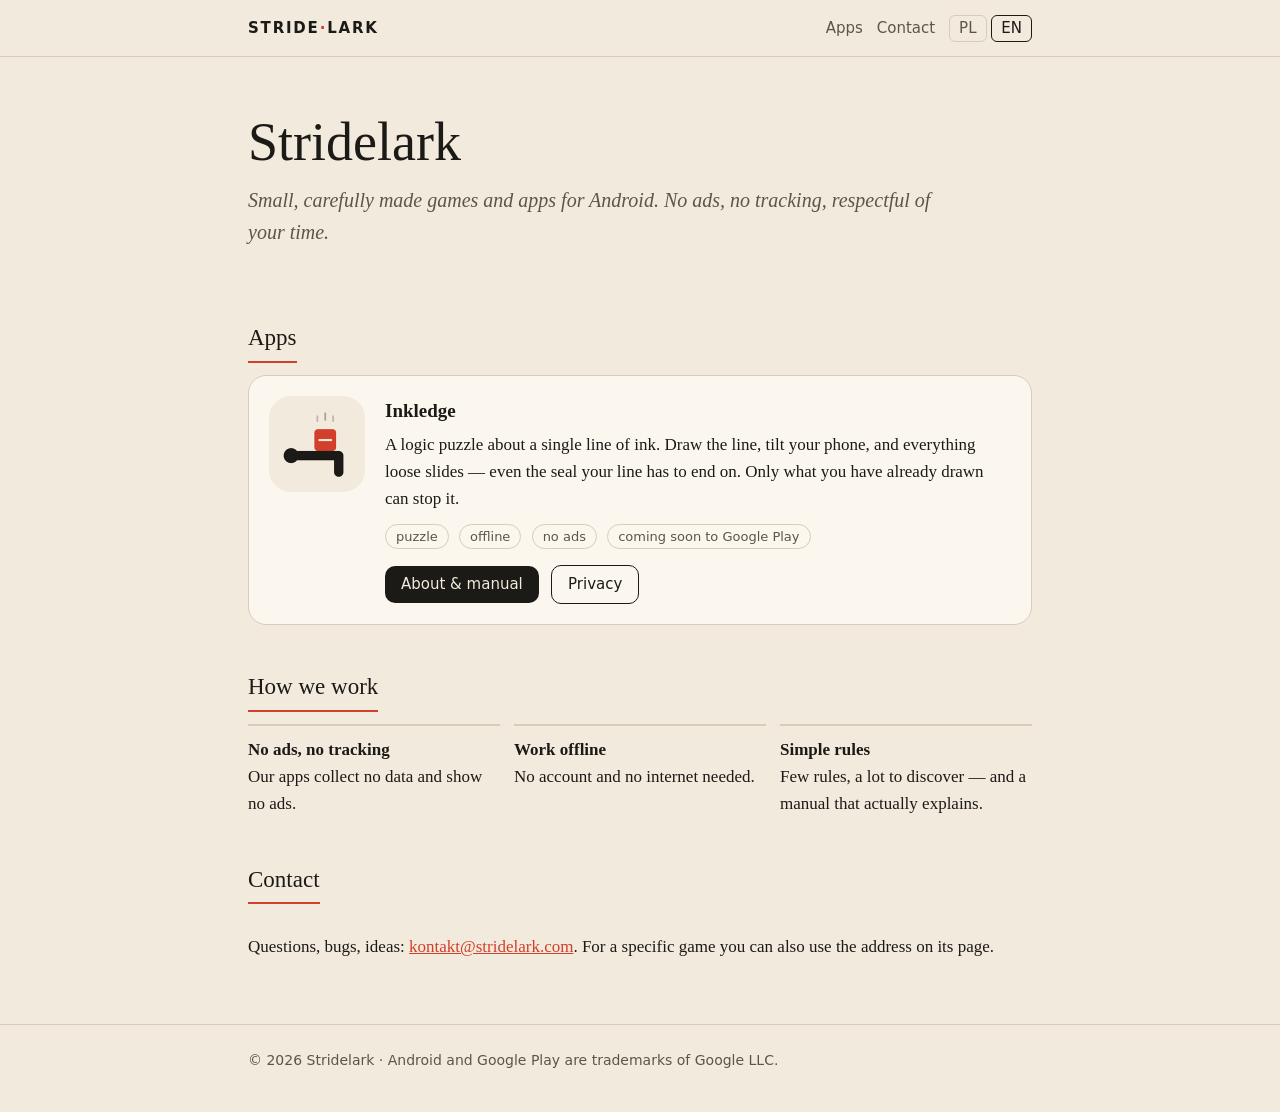
<file: index.html>
<!doctype html>
<html lang="pl" data-title-pl="Stridelark — gry i aplikacje na Androida"
      data-title-en="Stridelark — games and apps for Android">
<head>
<meta charset="utf-8">
<meta name="viewport" content="width=device-width, initial-scale=1">
<title>Stridelark</title>
<meta name="description" content="Stridelark: small games and apps for Android. No ads, no tracking.">
<link rel="icon" href="img/inkledge-ikona.png">
<link rel="stylesheet" href="style.css">
<script src="lang.js"></script>
</head>
<body>
<header class="top"><div class="wrap">
  <a class="brand" href="./">STRIDE<span>·</span>LARK</a>
  <nav>
    <a href="#aplikacje"><span lang="pl">Aplikacje</span><span lang="en">Apps</span></a>
    <a href="#kontakt"><span lang="pl">Kontakt</span><span lang="en">Contact</span></a>
    <span class="lang"><button data-set="pl">PL</button> <button data-set="en">EN</button></span>
  </nav>
</div></header>

<main class="wrap">
  <section class="hero">
    <h1>Stridelark</h1>
    <p class="lead" lang="pl">Małe, przemyślane gry i aplikacje na Androida. Bez reklam, bez śledzenia,
      z szacunkiem dla Twojego czasu.</p>
    <p class="lead" lang="en">Small, carefully made games and apps for Android. No ads, no tracking,
      respectful of your time.</p>
  </section>

  <h2 id="aplikacje"><span lang="pl">Aplikacje</span><span lang="en">Apps</span></h2>

  <article class="app">
    <img src="img/inkledge-ikona.png" alt="Inkledge">
    <div>
      <h3>Inkledge</h3>
      <p lang="pl">Gra logiczna o jednej kresce tuszu. Rysujesz kreskę, przechylasz telefon, a wszystko,
        co leży luźno, zsuwa się — także pieczęć, na której kreska ma się skończyć. Zatrzyma ją tylko to,
        co już narysowałeś.</p>
      <p lang="en">A logic puzzle about a single line of ink. Draw the line, tilt your phone, and
        everything loose slides — even the seal your line has to end on. Only what you have already
        drawn can stop it.</p>
      <p>
        <span class="tag" lang="pl">łamigłówka</span><span class="tag" lang="en">puzzle</span>
        <span class="tag" lang="pl">offline</span><span class="tag" lang="en">offline</span>
        <span class="tag" lang="pl">bez reklam</span><span class="tag" lang="en">no ads</span>
        <span class="tag" lang="pl">wkrótce w Google Play</span><span class="tag" lang="en">coming soon to Google Play</span>
      </p>
      <a class="btn" href="inkledge/"><span lang="pl">O grze i instrukcja</span><span lang="en">About &amp; manual</span></a>
      <a class="btn ghost" href="inkledge/privacy.html"><span lang="pl">Prywatność</span><span lang="en">Privacy</span></a>
    </div>
  </article>

  <h2><span lang="pl">Jak pracujemy</span><span lang="en">How we work</span></h2>
  <div class="values">
    <div lang="pl"><b>Bez reklam i śledzenia</b>Nasze aplikacje nie zbierają danych i nie pokazują reklam.</div>
    <div lang="en"><b>No ads, no tracking</b>Our apps collect no data and show no ads.</div>
    <div lang="pl"><b>Działają offline</b>Nie potrzebujesz konta ani internetu.</div>
    <div lang="en"><b>Work offline</b>No account and no internet needed.</div>
    <div lang="pl"><b>Proste zasady</b>Mało reguł, dużo do odkrycia — i instrukcja, która naprawdę tłumaczy.</div>
    <div lang="en"><b>Simple rules</b>Few rules, a lot to discover — and a manual that actually explains.</div>
  </div>

  <h2 id="kontakt"><span lang="pl">Kontakt</span><span lang="en">Contact</span></h2>
  <p lang="pl">Pytania, błędy, pomysły: <a href="mailto:kontakt@stridelark.com">kontakt@stridelark.com</a>.
    W sprawie konkretnej gry możesz też pisać na jej adres podany na jej stronie.</p>
  <p lang="en">Questions, bugs, ideas: <a href="mailto:kontakt@stridelark.com">kontakt@stridelark.com</a>.
    For a specific game you can also use the address on its page.</p>
</main>

<footer><div class="wrap">
  © 2026 Stridelark ·
  <span lang="pl">Android i Google Play są znakami towarowymi Google LLC.</span>
  <span lang="en">Android and Google Play are trademarks of Google LLC.</span>
</div></footer>
</body>
</html>
</file>
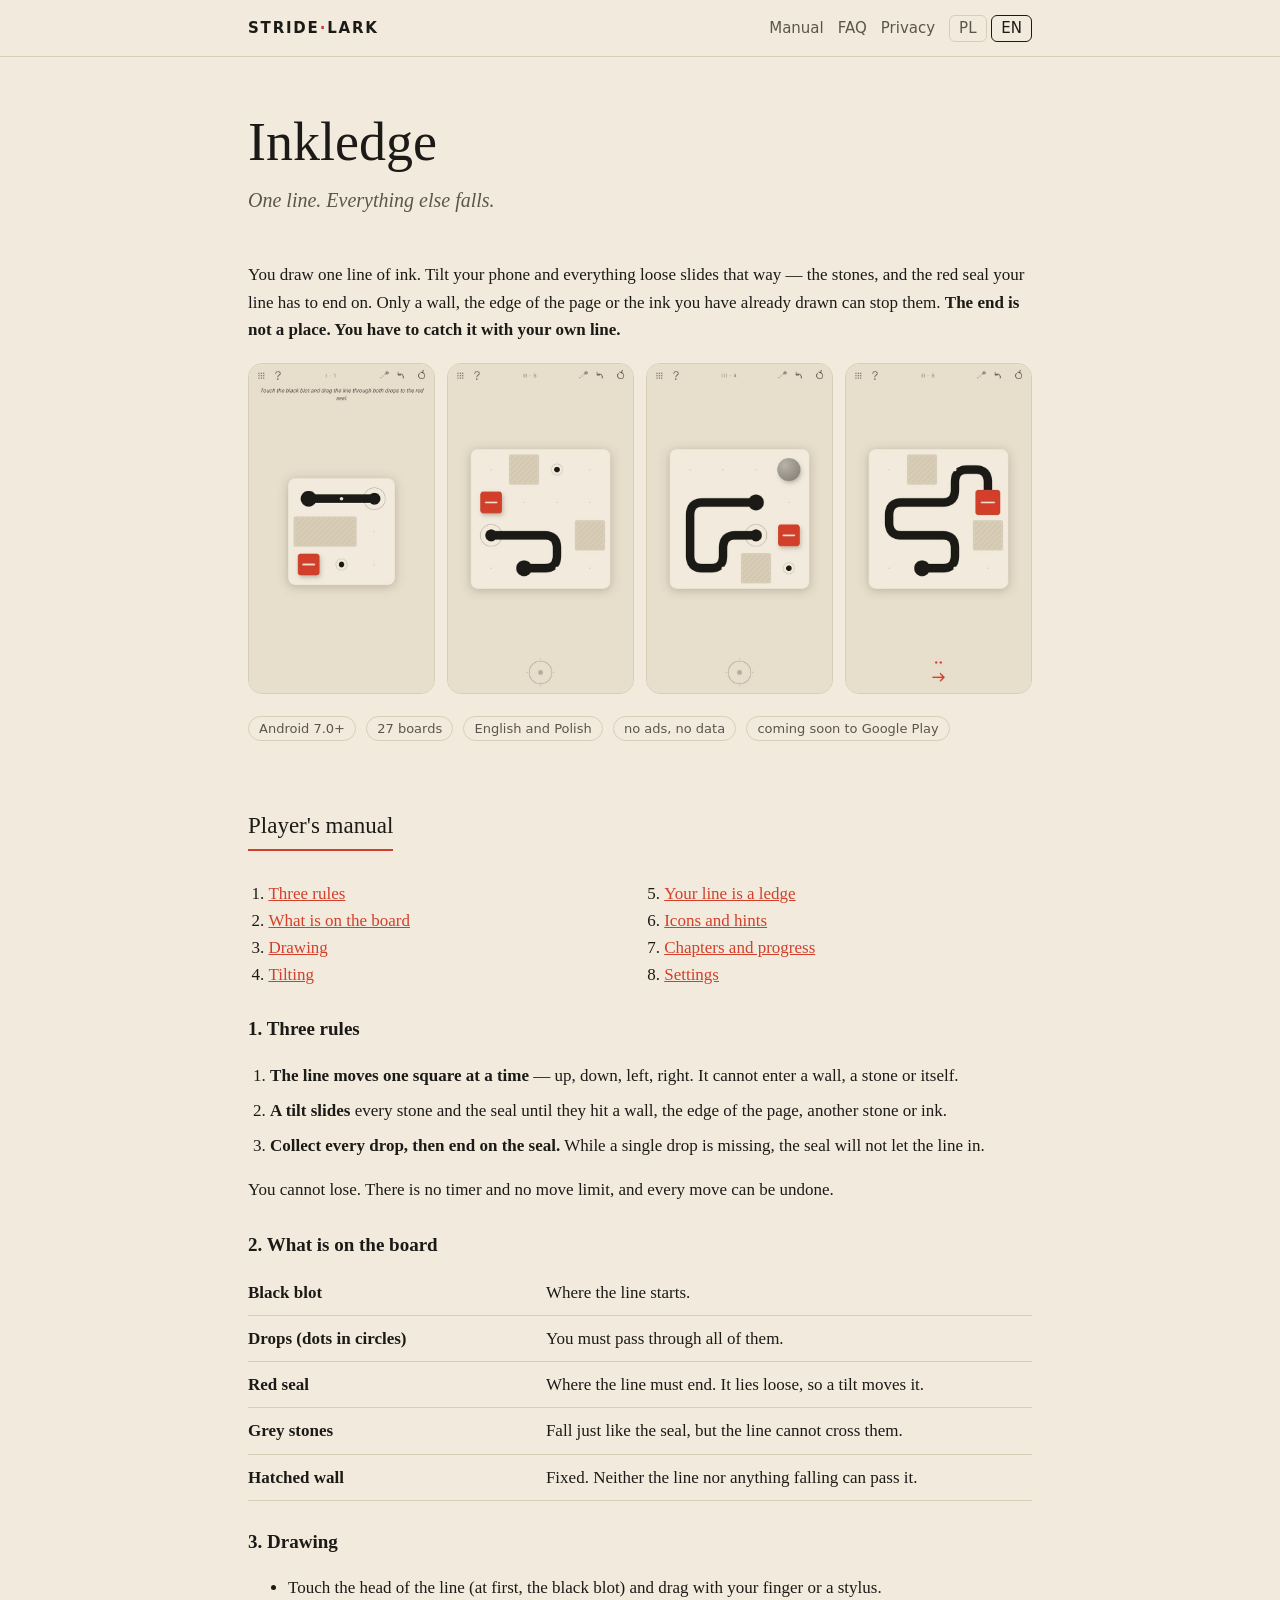
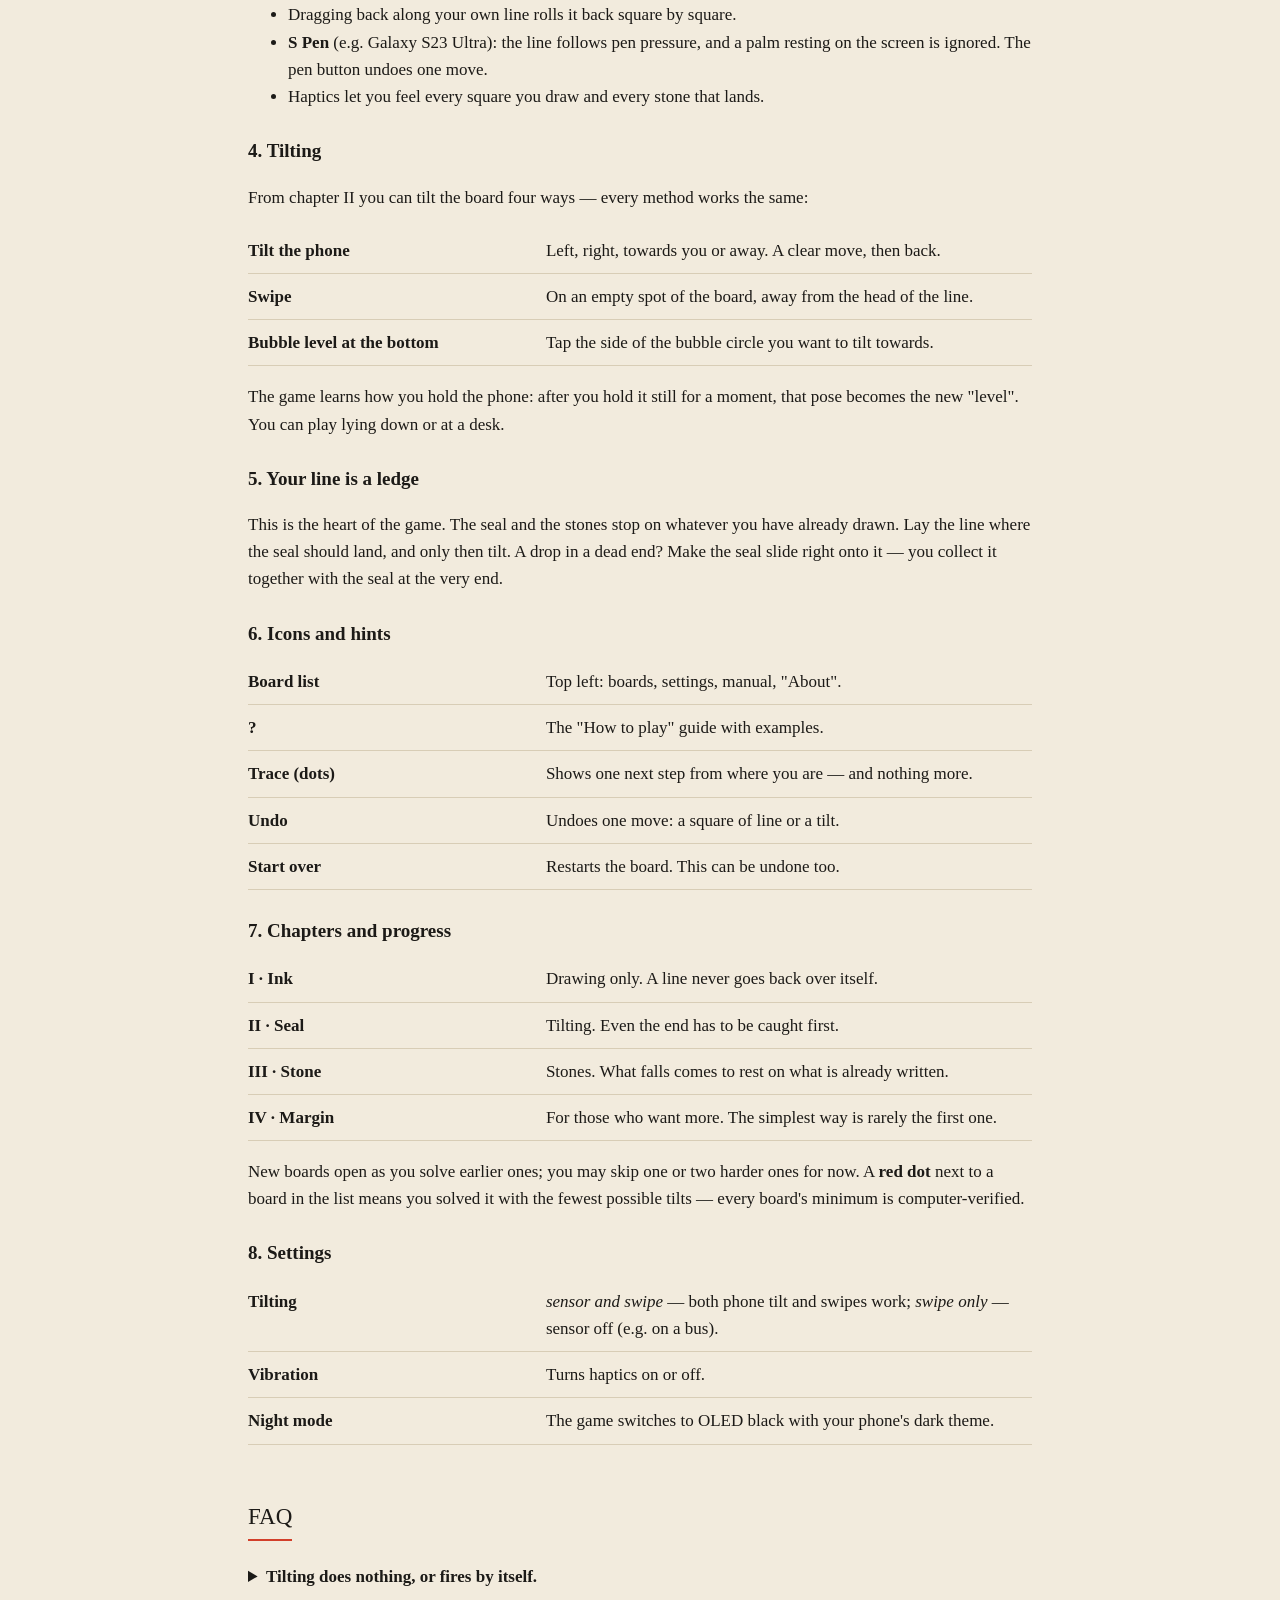
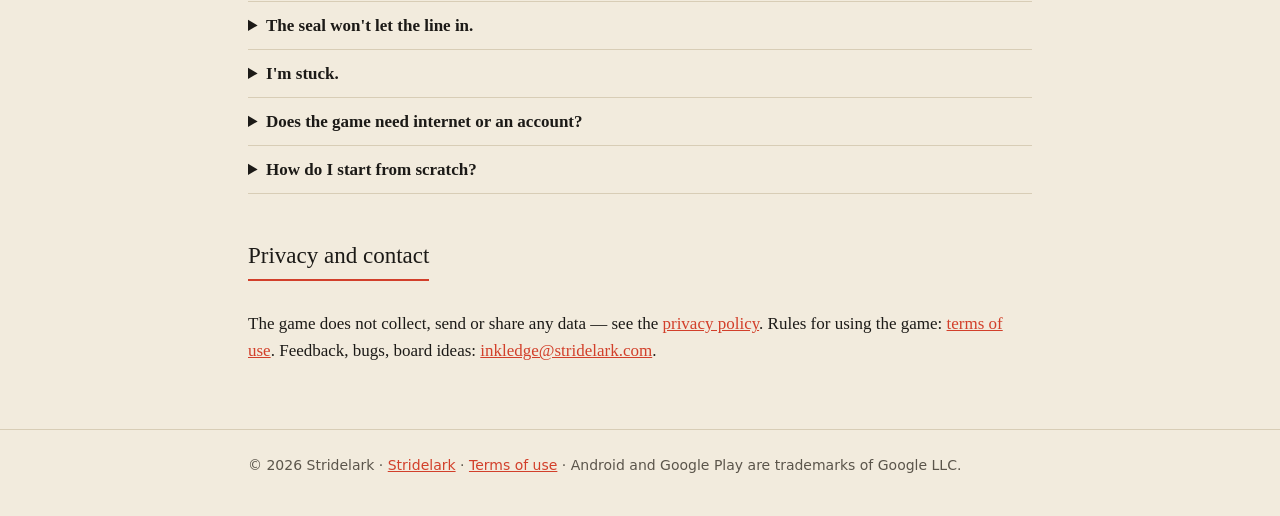
<file: inkledge/index.html>
<!doctype html>
<html lang="pl" data-title-pl="Inkledge — jedna kreska. Instrukcja gry"
      data-title-en="Inkledge — one line puzzle. Player's manual">
<head>
<meta charset="utf-8">
<meta name="viewport" content="width=device-width, initial-scale=1">
<title>Inkledge</title>
<meta name="description" content="Inkledge: a one-line logic puzzle for Android. Rules, controls and player's manual.">
<link rel="icon" href="../img/inkledge-ikona.png">
<link rel="stylesheet" href="../style.css">
<script src="../lang.js"></script>
</head>
<body>
<header class="top"><div class="wrap">
  <a class="brand" href="../">STRIDE<span>·</span>LARK</a>
  <nav>
    <a href="#instrukcja"><span lang="pl">Instrukcja</span><span lang="en">Manual</span></a>
    <a href="#pytania"><span lang="pl">Pytania</span><span lang="en">FAQ</span></a>
    <a href="privacy.html"><span lang="pl">Prywatność</span><span lang="en">Privacy</span></a>
    <span class="lang"><button data-set="pl">PL</button> <button data-set="en">EN</button></span>
  </nav>
</div></header>

<main class="wrap">
  <section class="hero">
    <h1>Inkledge</h1>
    <p class="lead" lang="pl">Jedna kreska. Wszystko inne spada.</p>
    <p class="lead" lang="en">One line. Everything else falls.</p>
  </section>

  <p lang="pl">Rysujesz jedną kreskę tuszu. Kiedy przechylisz telefon, wszystko, co leży luźno, zsuwa się
    w tę stronę — kamienie i czerwona pieczęć, na której kreska ma się skończyć. Zatrzyma je mur, krawędź
    kartki albo to, co już narysowałeś. <b>Koniec nie jest miejscem. Koniec trzeba złapać własną kreską.</b></p>
  <p lang="en">You draw one line of ink. Tilt your phone and everything loose slides that way — the stones,
    and the red seal your line has to end on. Only a wall, the edge of the page or the ink you have
    already drawn can stop them. <b>The end is not a place. You have to catch it with your own line.</b></p>

  <div class="shots" lang="pl">
    <img src="../img/pl-2-pierwsza-plansza.jpg" alt="Pierwsza plansza" loading="lazy">
    <img src="../img/pl-3-kreska-jest-polka.jpg" alt="Kreska jest półką" loading="lazy">
    <img src="../img/pl-4-kamien.jpg" alt="Rozdział Kamień" loading="lazy">
    <img src="../img/pl-6-wygrana.jpg" alt="Plansza rozwiązana" loading="lazy">
  </div>
  <div class="shots" lang="en">
    <img src="../img/en-2-pierwsza-plansza.jpg" alt="First board" loading="lazy">
    <img src="../img/en-3-kreska-jest-polka.jpg" alt="Your line is a ledge" loading="lazy">
    <img src="../img/en-4-kamien.jpg" alt="Chapter Stone" loading="lazy">
    <img src="../img/en-6-wygrana.jpg" alt="Board solved" loading="lazy">
  </div>

  <p>
    <span class="tag" lang="pl">Android 7.0+</span><span class="tag" lang="en">Android 7.0+</span>
    <span class="tag" lang="pl">27 plansz</span><span class="tag" lang="en">27 boards</span>
    <span class="tag" lang="pl">polski i angielski</span><span class="tag" lang="en">English and Polish</span>
    <span class="tag" lang="pl">bez reklam i danych</span><span class="tag" lang="en">no ads, no data</span>
    <span class="tag" lang="pl">wkrótce w Google Play</span><span class="tag" lang="en">coming soon to Google Play</span>
  </p>

  <h2 id="instrukcja"><span lang="pl">Instrukcja gracza</span><span lang="en">Player's manual</span></h2>
  <ol class="toc" lang="pl">
    <li><a href="#zasady">Trzy zasady</a></li>
    <li><a href="#plansza">Co jest na planszy</a></li>
    <li><a href="#rysowanie">Rysowanie</a></li>
    <li><a href="#przechylanie">Przechylanie</a></li>
    <li><a href="#polka">Kreska jest półką</a></li>
    <li><a href="#ikony">Ikony i podpowiedź</a></li>
    <li><a href="#rozdzialy">Rozdziały i postęp</a></li>
    <li><a href="#ustawienia">Ustawienia</a></li>
  </ol>
  <ol class="toc" lang="en">
    <li><a href="#zasady">Three rules</a></li>
    <li><a href="#plansza">What is on the board</a></li>
    <li><a href="#rysowanie">Drawing</a></li>
    <li><a href="#przechylanie">Tilting</a></li>
    <li><a href="#polka">Your line is a ledge</a></li>
    <li><a href="#ikony">Icons and hints</a></li>
    <li><a href="#rozdzialy">Chapters and progress</a></li>
    <li><a href="#ustawienia">Settings</a></li>
  </ol>

  <h3 id="zasady"><span lang="pl">1. Trzy zasady</span><span lang="en">1. Three rules</span></h3>
  <ol class="rules" lang="pl">
    <li><b>Kreska idzie pole po polu</b> — w górę, w dół, w lewo, w prawo. Nie wejdzie na mur, na kamień
      ani na samą siebie.</li>
    <li><b>Przechylenie zsuwa</b> wszystkie kamienie i pieczęć, aż oprą się o mur, krawędź kartki, inny
      kamień albo o tusz.</li>
    <li><b>Zbierz wszystkie krople, potem zakończ na pieczęci.</b> Dopóki brakuje choć jednej kropli,
      pieczęć nie wpuści kreski.</li>
  </ol>
  <ol class="rules" lang="en">
    <li><b>The line moves one square at a time</b> — up, down, left, right. It cannot enter a wall, a stone
      or itself.</li>
    <li><b>A tilt slides</b> every stone and the seal until they hit a wall, the edge of the page, another
      stone or ink.</li>
    <li><b>Collect every drop, then end on the seal.</b> While a single drop is missing, the seal will not
      let the line in.</li>
  </ol>
  <p lang="pl">Nie da się przegrać. Nie ma zegara ani limitu ruchów, a każdy ruch można cofnąć.</p>
  <p lang="en">You cannot lose. There is no timer and no move limit, and every move can be undone.</p>

  <h3 id="plansza"><span lang="pl">2. Co jest na planszy</span><span lang="en">2. What is on the board</span></h3>
  <table lang="pl">
    <tr><th>Czarny kleks</th><td>Początek kreski. Stąd zaczynasz rysować.</td></tr>
    <tr><th>Krople (kropki w kółkach)</th><td>Musisz przejść przez wszystkie.</td></tr>
    <tr><th>Czerwona pieczęć</th><td>Tu kreska musi się skończyć. Leży luźno, więc przechylenie ją przesuwa.</td></tr>
    <tr><th>Szare kamienie</th><td>Spadają tak samo jak pieczęć, ale kreska na nie nie wejdzie.</td></tr>
    <tr><th>Zakreskowany mur</th><td>Nieruchomy. Nie przejdzie przez niego ani kreska, ani nic spadającego.</td></tr>
  </table>
  <table lang="en">
    <tr><th>Black blot</th><td>Where the line starts.</td></tr>
    <tr><th>Drops (dots in circles)</th><td>You must pass through all of them.</td></tr>
    <tr><th>Red seal</th><td>Where the line must end. It lies loose, so a tilt moves it.</td></tr>
    <tr><th>Grey stones</th><td>Fall just like the seal, but the line cannot cross them.</td></tr>
    <tr><th>Hatched wall</th><td>Fixed. Neither the line nor anything falling can pass it.</td></tr>
  </table>

  <h3 id="rysowanie"><span lang="pl">3. Rysowanie</span><span lang="en">3. Drawing</span></h3>
  <ul lang="pl">
    <li>Dotknij głowicy kreski (na początku: czarnego kleksa) i przeciągnij palcem albo rysikiem.</li>
    <li>Pociągnięcie wstecz po własnej kresce zwija ją pole po polu.</li>
    <li><b>Rysik S Pen</b> (np. Galaxy S23 Ultra): grubość kreski zależy od nacisku, a dłoń oparta
      o ekran nie przeszkadza. Przycisk na rysiku cofa jeden ruch.</li>
    <li>Wibracje dają znać o każdym narysowanym polu i każdym lądowaniu kamienia.</li>
  </ul>
  <ul lang="en">
    <li>Touch the head of the line (at first, the black blot) and drag with your finger or a stylus.</li>
    <li>Dragging back along your own line rolls it back square by square.</li>
    <li><b>S Pen</b> (e.g. Galaxy S23 Ultra): the line follows pen pressure, and a palm resting on the
      screen is ignored. The pen button undoes one move.</li>
    <li>Haptics let you feel every square you draw and every stone that lands.</li>
  </ul>

  <h3 id="przechylanie"><span lang="pl">4. Przechylanie</span><span lang="en">4. Tilting</span></h3>
  <p lang="pl">Od rozdziału II możesz przechylać planszę na cztery strony — każdy sposób działa tak samo:</p>
  <p lang="en">From chapter II you can tilt the board four ways — every method works the same:</p>
  <table lang="pl">
    <tr><th>Przechyl telefon</th><td>W lewo, w prawo, do siebie albo od siebie. Wyraźny ruch, potem powrót.</td></tr>
    <tr><th>Przesuń palcem</th><td>Po pustym miejscu planszy, z dala od głowicy kreski.</td></tr>
    <tr><th>Poziomica na dole</th><td>Dotknij kółka z bąbelkiem z tej strony, w którą ma się przechylić.</td></tr>
  </table>
  <table lang="en">
    <tr><th>Tilt the phone</th><td>Left, right, towards you or away. A clear move, then back.</td></tr>
    <tr><th>Swipe</th><td>On an empty spot of the board, away from the head of the line.</td></tr>
    <tr><th>Bubble level at the bottom</th><td>Tap the side of the bubble circle you want to tilt towards.</td></tr>
  </table>
  <p lang="pl">Gra uczy się, jak trzymasz telefon: gdy chwilę trzymasz go nieruchomo, ta pozycja staje się
    nowym „poziomem”. Możesz więc grać na leżąco albo przy stole.</p>
  <p lang="en">The game learns how you hold the phone: after you hold it still for a moment, that pose becomes
    the new "level". You can play lying down or at a desk.</p>

  <h3 id="polka"><span lang="pl">5. Kreska jest półką</span><span lang="en">5. Your line is a ledge</span></h3>
  <p lang="pl">To sedno gry. Pieczęć i kamienie zatrzymują się na tym, co już narysowałeś. Najpierw połóż
    kreskę tam, gdzie pieczęć ma stanąć, dopiero potem przechyl. Kropla w ślepym zaułku? Spraw, żeby
    pieczęć zjechała prosto na nią — zbierzesz ją razem z pieczęcią na samym końcu.</p>
  <p lang="en">This is the heart of the game. The seal and the stones stop on whatever you have already drawn.
    Lay the line where the seal should land, and only then tilt. A drop in a dead end? Make the seal slide
    right onto it — you collect it together with the seal at the very end.</p>

  <h3 id="ikony"><span lang="pl">6. Ikony i podpowiedź</span><span lang="en">6. Icons and hints</span></h3>
  <table lang="pl">
    <tr><th>Spis plansz</th><td>Lewa strona u góry: lista plansz, ustawienia, instrukcja, „O grze”.</td></tr>
    <tr><th>?</th><td>Instrukcja „Jak grać” z przykładami.</td></tr>
    <tr><th>Ślad (kropki)</th><td>Pokazuje jeden następny krok od miejsca, w którym jesteś — i nic więcej.</td></tr>
    <tr><th>Cofnij</th><td>Cofa jeden ruch: pole kreski albo przechylenie.</td></tr>
    <tr><th>Od nowa</th><td>Zaczyna planszę od początku. Też da się to cofnąć.</td></tr>
  </table>
  <table lang="en">
    <tr><th>Board list</th><td>Top left: boards, settings, manual, "About".</td></tr>
    <tr><th>?</th><td>The "How to play" guide with examples.</td></tr>
    <tr><th>Trace (dots)</th><td>Shows one next step from where you are — and nothing more.</td></tr>
    <tr><th>Undo</th><td>Undoes one move: a square of line or a tilt.</td></tr>
    <tr><th>Start over</th><td>Restarts the board. This can be undone too.</td></tr>
  </table>

  <h3 id="rozdzialy"><span lang="pl">7. Rozdziały i postęp</span><span lang="en">7. Chapters and progress</span></h3>
  <table lang="pl">
    <tr><th>I · Tusz</th><td>Samo rysowanie. Kreska nie wraca po sobie.</td></tr>
    <tr><th>II · Pieczęć</th><td>Przechylanie. Nawet koniec trzeba najpierw złapać.</td></tr>
    <tr><th>III · Kamień</th><td>Kamienie. To, co spada, opiera się na tym, co już napisane.</td></tr>
    <tr><th>IV · Margines</th><td>Dla tych, którzy chcą więcej. Najprostsza droga rzadko jest pierwsza.</td></tr>
  </table>
  <table lang="en">
    <tr><th>I · Ink</th><td>Drawing only. A line never goes back over itself.</td></tr>
    <tr><th>II · Seal</th><td>Tilting. Even the end has to be caught first.</td></tr>
    <tr><th>III · Stone</th><td>Stones. What falls comes to rest on what is already written.</td></tr>
    <tr><th>IV · Margin</th><td>For those who want more. The simplest way is rarely the first one.</td></tr>
  </table>
  <p lang="pl">Kolejne plansze otwierają się, gdy rozwiązujesz poprzednie; jedną lub dwie trudniejsze możesz
    na razie ominąć. <b>Czerwona kropka</b> przy planszy w spisie oznacza rozwiązanie najmniejszą możliwą
    liczbą przechyleń — każda plansza ma ją sprawdzoną komputerowo.</p>
  <p lang="en">New boards open as you solve earlier ones; you may skip one or two harder ones for now.
    A <b>red dot</b> next to a board in the list means you solved it with the fewest possible tilts — every
    board's minimum is computer-verified.</p>

  <h3 id="ustawienia"><span lang="pl">8. Ustawienia</span><span lang="en">8. Settings</span></h3>
  <table lang="pl">
    <tr><th>Przechylanie</th><td><i>czujnik i gest</i> — działa przechylanie telefonu i przesuwanie palcem;
      <i>tylko gest</i> — czujnik wyłączony (np. w autobusie).</td></tr>
    <tr><th>Wibracje</th><td>Włącza lub wyłącza haptykę.</td></tr>
    <tr><th>Tryb nocny</th><td>Gra przechodzi na czerń OLED razem z ciemnym motywem telefonu.</td></tr>
  </table>
  <table lang="en">
    <tr><th>Tilting</th><td><i>sensor and swipe</i> — both phone tilt and swipes work;
      <i>swipe only</i> — sensor off (e.g. on a bus).</td></tr>
    <tr><th>Vibration</th><td>Turns haptics on or off.</td></tr>
    <tr><th>Night mode</th><td>The game switches to OLED black with your phone's dark theme.</td></tr>
  </table>

  <h2 id="pytania"><span lang="pl">Częste pytania</span><span lang="en">FAQ</span></h2>
  <div lang="pl">
    <details><summary>Przechylanie nie reaguje albo reaguje samo.</summary>
      <p>Przytrzymaj telefon chwilę nieruchomo — gra przyjmie tę pozycję za poziom. W pojeździe przełącz
        Przechylanie na <i>tylko gest</i> i przesuwaj palcem.</p></details>
    <details><summary>Pieczęć nie wpuszcza kreski.</summary>
      <p>Brakuje co najmniej jednej kropli. Kropla leżąca pod pieczęcią liczy się dopiero wtedy, gdy
        kreska wejdzie na pieczęć.</p></details>
    <details><summary>Utknąłem.</summary>
      <p>Użyj śladu (ikona z kropkami) — pokaże jeden następny krok. Możesz też przejść do kolejnej
        otwartej planszy i wrócić później.</p></details>
    <details><summary>Czy gra potrzebuje internetu albo konta?</summary>
      <p>Nie. Działa całkowicie offline, bez logowania.</p></details>
    <details><summary>Jak zacząć od zera?</summary>
      <p>Ustawienia Androida → Aplikacje → Inkledge → Pamięć → Wyczyść dane.</p></details>
  </div>
  <div lang="en">
    <details><summary>Tilting does nothing, or fires by itself.</summary>
      <p>Hold the phone still for a moment — the game takes that pose as level. In a vehicle switch Tilting
        to <i>swipe only</i> and swipe instead.</p></details>
    <details><summary>The seal won't let the line in.</summary>
      <p>At least one drop is missing. A drop lying under the seal counts only when the line steps onto
        the seal.</p></details>
    <details><summary>I'm stuck.</summary>
      <p>Use the trace (dotted icon) — it shows one next step. You can also move on to another open board
        and come back later.</p></details>
    <details><summary>Does the game need internet or an account?</summary>
      <p>No. It works fully offline, with no sign-in.</p></details>
    <details><summary>How do I start from scratch?</summary>
      <p>Android Settings → Apps → Inkledge → Storage → Clear data.</p></details>
  </div>

  <h2><span lang="pl">Prywatność i kontakt</span><span lang="en">Privacy and contact</span></h2>
  <p lang="pl">Gra nie zbiera, nie wysyła i nie udostępnia żadnych danych — szczegóły w
    <a href="privacy.html">polityce prywatności</a>. Zasady korzystania z gry:
    <a href="terms.html">warunki korzystania</a>. Uwagi, błędy, pomysły na plansze:
    <a href="mailto:inkledge@stridelark.com">inkledge@stridelark.com</a>.</p>
  <p lang="en">The game does not collect, send or share any data — see the
    <a href="privacy.html">privacy policy</a>. Rules for using the game:
    <a href="terms.html">terms of use</a>. Feedback, bugs, board ideas:
    <a href="mailto:inkledge@stridelark.com">inkledge@stridelark.com</a>.</p>
</main>

<footer><div class="wrap">
  © 2026 Stridelark · <a href="../">Stridelark</a> ·
  <a href="terms.html"><span lang="pl">Warunki korzystania</span><span lang="en">Terms of use</span></a> ·
  <span lang="pl">Android i Google Play są znakami towarowymi Google LLC.</span>
  <span lang="en">Android and Google Play are trademarks of Google LLC.</span>
</div></footer>
</body>
</html>
</file>
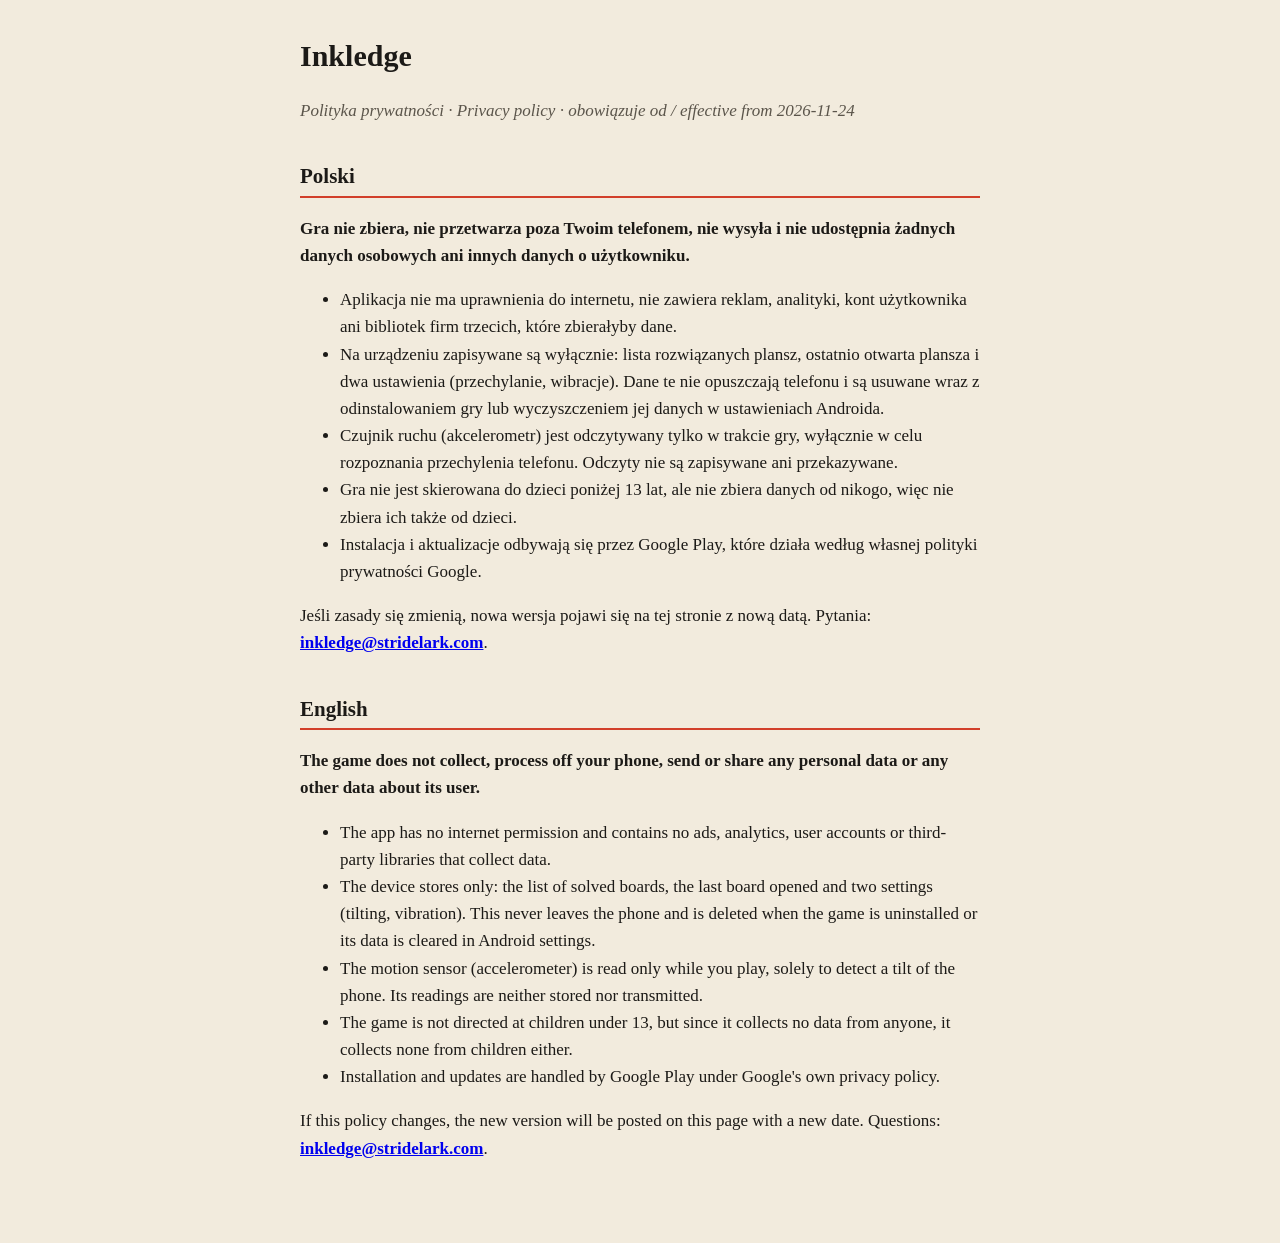
<file: inkledge/privacy.html>
<!doctype html>
<html lang="pl">
<head>
<meta charset="utf-8">
<meta name="viewport" content="width=device-width, initial-scale=1">
<title>Inkledge — polityka prywatności / privacy policy</title>
<style>
  body { font: 17px/1.6 Georgia, serif; color: #1c1a17; background: #f2ebdd; margin: 0; }
  main { max-width: 680px; margin: 0 auto; padding: 32px 18px 64px; }
  h1 { font-size: 30px; margin: 0 0 4px; }
  h2 { font-size: 21px; margin: 36px 0 8px; border-bottom: 2px solid #d23f2a; padding-bottom: 2px; }
  .muted { color: #5b554b; font-style: italic; }
</style>
</head>
<body><main>
<h1>Inkledge</h1>
<p class="muted">Polityka prywatności · Privacy policy · obowiązuje od / effective from 2026-11-24</p>

<h2>Polski</h2>
<p><b>Gra nie zbiera, nie przetwarza poza Twoim telefonem, nie wysyła i nie udostępnia żadnych danych
osobowych ani innych danych o użytkowniku.</b></p>
<ul>
  <li>Aplikacja nie ma uprawnienia do internetu, nie zawiera reklam, analityki, kont użytkownika ani
    bibliotek firm trzecich, które zbierałyby dane.</li>
  <li>Na urządzeniu zapisywane są wyłącznie: lista rozwiązanych plansz, ostatnio otwarta plansza
    i dwa ustawienia (przechylanie, wibracje). Dane te nie opuszczają telefonu i są usuwane wraz
    z odinstalowaniem gry lub wyczyszczeniem jej danych w ustawieniach Androida.</li>
  <li>Czujnik ruchu (akcelerometr) jest odczytywany tylko w trakcie gry, wyłącznie w celu
    rozpoznania przechylenia telefonu. Odczyty nie są zapisywane ani przekazywane.</li>
  <li>Gra nie jest skierowana do dzieci poniżej 13 lat, ale nie zbiera danych od nikogo, więc
    nie zbiera ich także od dzieci.</li>
  <li>Instalacja i aktualizacje odbywają się przez Google Play, które działa według własnej
    polityki prywatności Google.</li>
</ul>
<p>Jeśli zasady się zmienią, nowa wersja pojawi się na tej stronie z nową datą. Pytania:
<b><a href="mailto:inkledge@stridelark.com">inkledge@stridelark.com</a></b>.</p>

<h2>English</h2>
<p><b>The game does not collect, process off your phone, send or share any personal data or any other
data about its user.</b></p>
<ul>
  <li>The app has no internet permission and contains no ads, analytics, user accounts or third-party
    libraries that collect data.</li>
  <li>The device stores only: the list of solved boards, the last board opened and two settings
    (tilting, vibration). This never leaves the phone and is deleted when the game is uninstalled
    or its data is cleared in Android settings.</li>
  <li>The motion sensor (accelerometer) is read only while you play, solely to detect a tilt of the
    phone. Its readings are neither stored nor transmitted.</li>
  <li>The game is not directed at children under 13, but since it collects no data from anyone, it
    collects none from children either.</li>
  <li>Installation and updates are handled by Google Play under Google's own privacy policy.</li>
</ul>
<p>If this policy changes, the new version will be posted on this page with a new date. Questions:
<b><a href="mailto:inkledge@stridelark.com">inkledge@stridelark.com</a></b>.</p>
</main></body>
</html>
</file>
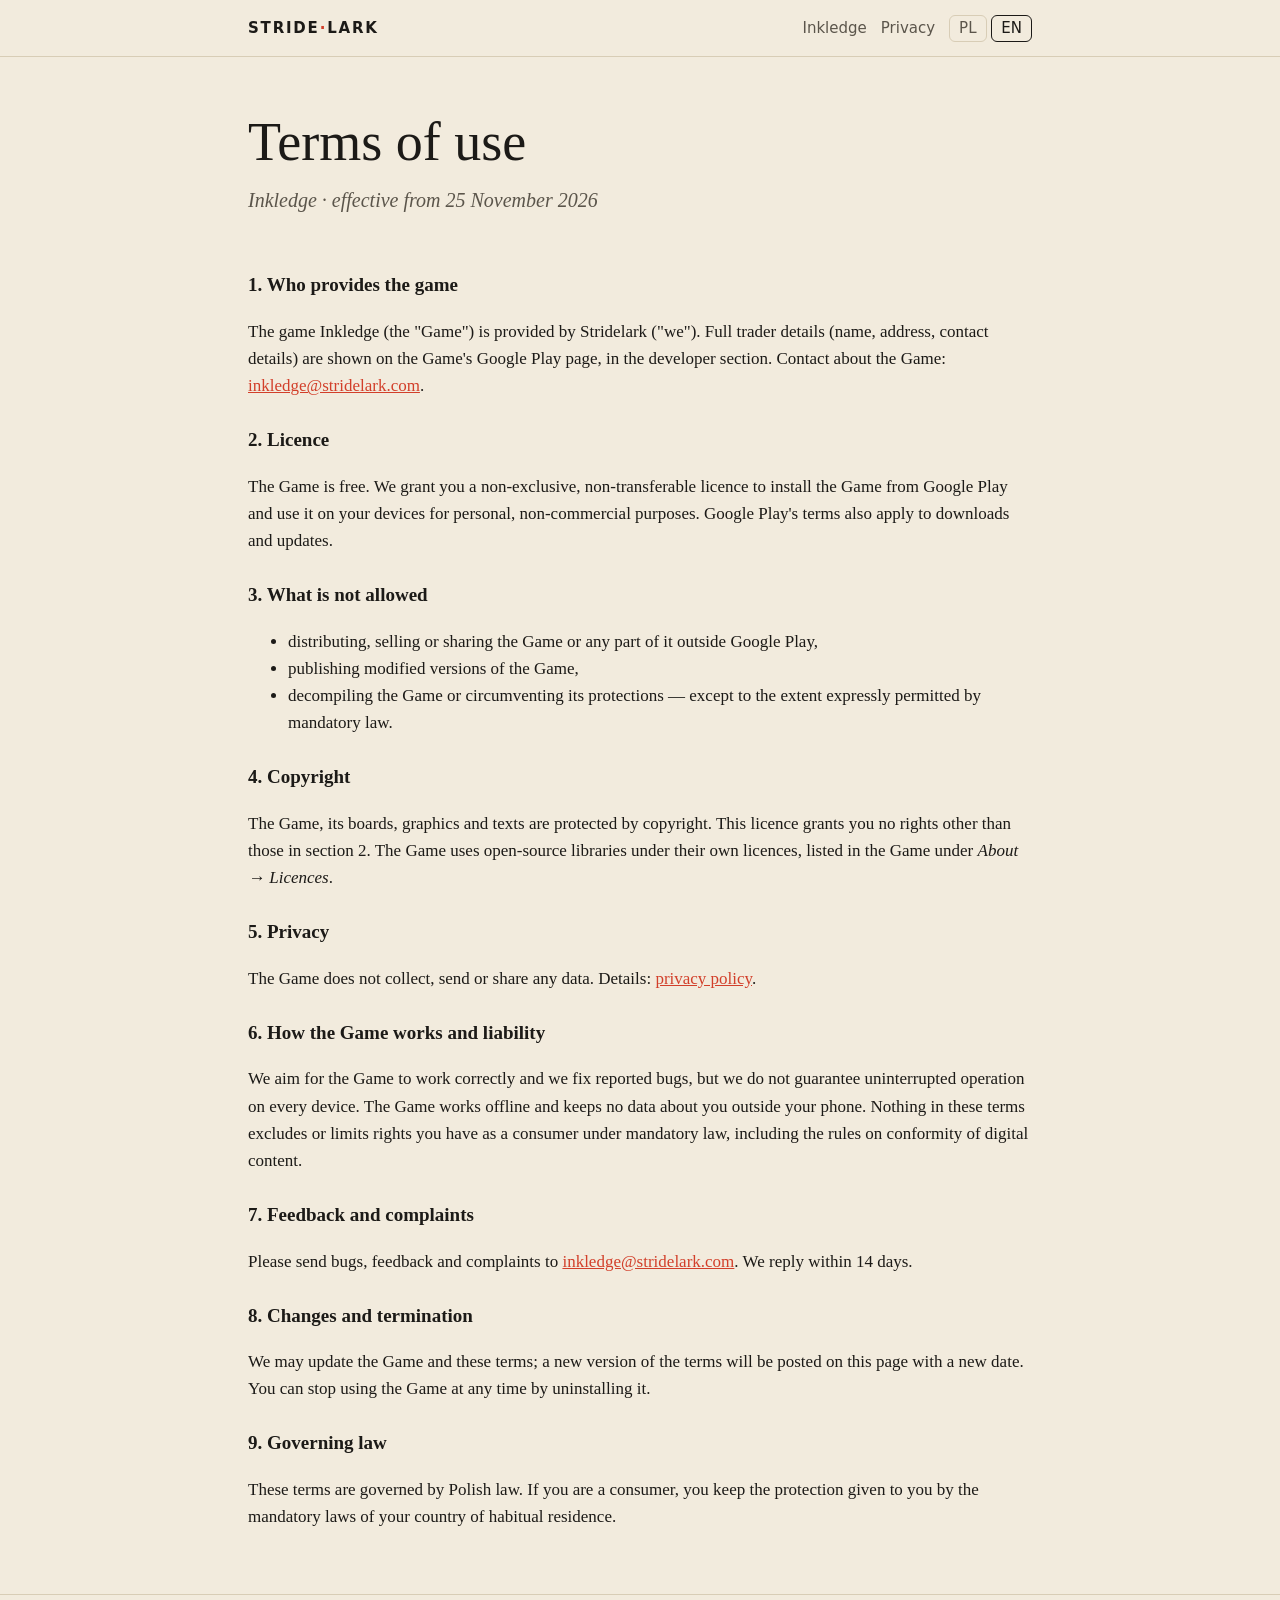
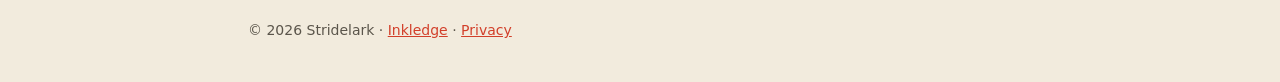
<file: inkledge/terms.html>
<!doctype html>
<html lang="pl" data-title-pl="Inkledge — warunki korzystania"
      data-title-en="Inkledge — terms of use">
<head>
<meta charset="utf-8">
<meta name="viewport" content="width=device-width, initial-scale=1">
<title>Inkledge — warunki korzystania / terms of use</title>
<link rel="icon" href="../img/inkledge-ikona.png">
<link rel="stylesheet" href="../style.css">
<script src="../lang.js"></script>
</head>
<body>
<header class="top"><div class="wrap">
  <a class="brand" href="../">STRIDE<span>·</span>LARK</a>
  <nav>
    <a href="./"><span lang="pl">Inkledge</span><span lang="en">Inkledge</span></a>
    <a href="privacy.html"><span lang="pl">Prywatność</span><span lang="en">Privacy</span></a>
    <span class="lang"><button data-set="pl">PL</button> <button data-set="en">EN</button></span>
  </nav>
</div></header>

<main class="wrap">
  <section class="hero">
    <h1 lang="pl">Warunki korzystania</h1>
    <h1 lang="en">Terms of use</h1>
    <p class="lead" lang="pl">Inkledge · obowiązują od 25 listopada 2026 r.</p>
    <p class="lead" lang="en">Inkledge · effective from 25 November 2026</p>
  </section>

  <div lang="pl">
    <h3>1. Kto udostępnia grę</h3>
    <p>Grę Inkledge („Gra”) udostępnia Stridelark („my”). Pełne dane przedsiębiorcy (nazwa, adres,
      dane kontaktowe) są podane na stronie Gry w Google Play, w sekcji o deweloperze. Kontakt w sprawie Gry:
      <a href="mailto:inkledge@stridelark.com">inkledge@stridelark.com</a>.</p>

    <h3>2. Licencja</h3>
    <p>Gra jest bezpłatna. Udzielamy Ci niewyłącznej, nieprzenoszalnej licencji na instalowanie Gry
      z Google Play i korzystanie z niej na Twoich urządzeniach do celów osobistych, niekomercyjnych.
      Do pobrania i aktualizacji stosuje się także warunki Google Play.</p>

    <h3>3. Czego nie wolno</h3>
    <ul>
      <li>rozpowszechniać, sprzedawać ani udostępniać Gry lub jej części poza Google Play,</li>
      <li>publikować zmodyfikowanych wersji Gry,</li>
      <li>dekompilować Gry ani obchodzić jej zabezpieczeń — z wyjątkiem zakresu, na który wprost pozwala
        bezwzględnie obowiązujące prawo.</li>
    </ul>

    <h3>4. Prawa autorskie</h3>
    <p>Gra, jej plansze, grafika i teksty są chronione prawem autorskim. Licencja nie przenosi na Ciebie
      żadnych praw poza opisanymi w punkcie 2. Gra korzysta z bibliotek open source na ich własnych
      licencjach; ich lista jest w Grze w zakładce <i>O grze → Licencje</i>.</p>

    <h3>5. Prywatność</h3>
    <p>Gra nie zbiera, nie wysyła i nie udostępnia żadnych danych. Szczegóły:
      <a href="privacy.html">polityka prywatności</a>.</p>

    <h3>6. Działanie Gry i odpowiedzialność</h3>
    <p>Staramy się, żeby Gra działała poprawnie, i naprawiamy zgłoszone błędy, ale nie gwarantujemy,
      że będzie działać bez przerw na każdym urządzeniu. Gra działa offline i nie przechowuje Twoich
      danych poza telefonem. Nic w tych warunkach nie wyłącza ani nie ogranicza praw, które przysługują
      Ci jako konsumentowi na podstawie bezwzględnie obowiązujących przepisów, w tym przepisów
      o zgodności treści cyfrowych z umową.</p>

    <h3>7. Zgłoszenia i reklamacje</h3>
    <p>Błędy, uwagi i reklamacje prosimy wysyłać na
      <a href="mailto:inkledge@stridelark.com">inkledge@stridelark.com</a>. Odpowiadamy w ciągu 14 dni.</p>

    <h3>8. Zmiany i zakończenie</h3>
    <p>Możemy aktualizować Grę i te warunki; nowa wersja warunków pojawi się na tej stronie z nową datą.
      Możesz w każdej chwili przestać korzystać z Gry, odinstalowując ją.</p>

    <h3>9. Prawo właściwe</h3>
    <p>Warunki podlegają prawu polskiemu. Jeśli jesteś konsumentem, zachowujesz ochronę, jaką dają Ci
      bezwzględnie obowiązujące przepisy kraju Twojego zwykłego pobytu.</p>
  </div>

  <div lang="en">
    <h3>1. Who provides the game</h3>
    <p>The game Inkledge (the "Game") is provided by Stridelark ("we"). Full trader details (name,
      address, contact details) are shown on the Game's Google Play page, in the developer section. Contact
      about the Game: <a href="mailto:inkledge@stridelark.com">inkledge@stridelark.com</a>.</p>

    <h3>2. Licence</h3>
    <p>The Game is free. We grant you a non-exclusive, non-transferable licence to install the Game from
      Google Play and use it on your devices for personal, non-commercial purposes. Google Play's terms
      also apply to downloads and updates.</p>

    <h3>3. What is not allowed</h3>
    <ul>
      <li>distributing, selling or sharing the Game or any part of it outside Google Play,</li>
      <li>publishing modified versions of the Game,</li>
      <li>decompiling the Game or circumventing its protections — except to the extent expressly permitted
        by mandatory law.</li>
    </ul>

    <h3>4. Copyright</h3>
    <p>The Game, its boards, graphics and texts are protected by copyright. This licence grants you no rights
      other than those in section 2. The Game uses open-source libraries under their own licences, listed in
      the Game under <i>About → Licences</i>.</p>

    <h3>5. Privacy</h3>
    <p>The Game does not collect, send or share any data. Details: <a href="privacy.html">privacy policy</a>.</p>

    <h3>6. How the Game works and liability</h3>
    <p>We aim for the Game to work correctly and we fix reported bugs, but we do not guarantee uninterrupted
      operation on every device. The Game works offline and keeps no data about you outside your phone.
      Nothing in these terms excludes or limits rights you have as a consumer under mandatory law, including
      the rules on conformity of digital content.</p>

    <h3>7. Feedback and complaints</h3>
    <p>Please send bugs, feedback and complaints to
      <a href="mailto:inkledge@stridelark.com">inkledge@stridelark.com</a>. We reply within 14 days.</p>

    <h3>8. Changes and termination</h3>
    <p>We may update the Game and these terms; a new version of the terms will be posted on this page with a
      new date. You can stop using the Game at any time by uninstalling it.</p>

    <h3>9. Governing law</h3>
    <p>These terms are governed by Polish law. If you are a consumer, you keep the protection given to you by
      the mandatory laws of your country of habitual residence.</p>
  </div>
</main>

<footer><div class="wrap">
  © 2026 Stridelark · <a href="./">Inkledge</a> · <a href="privacy.html">
  <span lang="pl">Prywatność</span><span lang="en">Privacy</span></a>
</div></footer>
</body>
</html>
</file>
<file: style.css>
:root {
  --paper: #f2ebdd;
  --paper-2: #e7decb;
  --ink: #1c1a17;
  --muted: #5b554b;
  --line: #d8cdb6;
  --seal: #d23f2a;
  --card: #fbf7ef;
}
@media (prefers-color-scheme: dark) {
  :root {
    --paper: #12110f;
    --paper-2: #1b1916;
    --ink: #eee6d6;
    --muted: #a69e90;
    --line: #34302a;
    --seal: #e2583f;
    --card: #1b1916;
  }
}
* { box-sizing: border-box; }
html { -webkit-text-size-adjust: 100%; }
body {
  margin: 0;
  background: var(--paper);
  color: var(--ink);
  font: 17px/1.6 Georgia, 'Times New Roman', serif;
}
a { color: var(--seal); }
img { max-width: 100%; height: auto; display: block; }
.wrap { max-width: 820px; margin: 0 auto; padding: 0 18px; }

header.top {
  border-bottom: 1px solid var(--line);
  font: 15px/1 system-ui, -apple-system, 'Segoe UI', Roboto, sans-serif;
}
header.top .wrap { display: flex; align-items: center; gap: 16px; min-height: 56px; }
.brand { font-weight: 700; letter-spacing: .12em; text-decoration: none; color: var(--ink); }
.brand span { color: var(--seal); }
header.top nav { margin-left: auto; display: flex; gap: 14px; align-items: center; flex-wrap: wrap; }
header.top nav a { color: var(--muted); text-decoration: none; }
header.top nav a:hover { color: var(--ink); }
.lang button {
  font: inherit; background: none; border: 1px solid var(--line); color: var(--muted);
  padding: 5px 9px; border-radius: 6px; cursor: pointer;
}
.lang button[aria-pressed="true"] { color: var(--ink); border-color: var(--ink); }

.hero { padding: 56px 0 28px; }
.hero h1 { font-size: clamp(34px, 7vw, 54px); line-height: 1.1; margin: 0 0 12px; font-weight: 400; }
.hero p.lead { font-size: 20px; color: var(--muted); font-style: italic; margin: 0; max-width: 36em; }

h2 {
  font-size: 23px; font-weight: 400; margin: 44px 0 12px;
  padding-bottom: 4px; border-bottom: 2px solid var(--seal); display: inline-block;
}
h3 { font-size: 19px; margin: 26px 0 6px; }

.app {
  display: flex; gap: 20px; align-items: flex-start;
  background: var(--card); border: 1px solid var(--line); border-radius: 18px; padding: 20px;
}
.app img { width: 96px; height: 96px; border-radius: 22px; flex: none; }
.app h3 { margin: 0 0 4px; }
.app p { margin: 0 0 10px; }
.tag {
  display: inline-block; font: 13px/1 system-ui, sans-serif; color: var(--muted);
  border: 1px solid var(--line); border-radius: 99px; padding: 5px 10px; margin: 0 6px 6px 0;
}
.btn {
  display: inline-block; font: 15px/1 system-ui, sans-serif; text-decoration: none;
  background: var(--ink); color: var(--paper); padding: 11px 16px; border-radius: 10px; margin-right: 8px;
}
.btn.ghost { background: none; color: var(--ink); border: 1px solid var(--ink); }

.values { display: grid; grid-template-columns: repeat(auto-fit, minmax(220px, 1fr)); gap: 14px; }
.values div { border-top: 2px solid var(--line); padding-top: 10px; }
.values b { display: block; }

.shots { display: grid; grid-template-columns: repeat(4, 1fr); gap: 12px; margin: 20px 0; }
.shots img { border-radius: 14px; border: 1px solid var(--line); }
@media (max-width: 640px) {
  .shots { grid-template-columns: repeat(2, 1fr); }
  .app { flex-direction: column; }
}

ol.rules { padding-left: 1.3em; }
ol.rules li { margin-bottom: 8px; }
table { width: 100%; border-collapse: collapse; margin: 10px 0; }
th, td { text-align: left; vertical-align: top; padding: 9px 10px 9px 0; border-bottom: 1px solid var(--line); }
th { font-weight: 700; width: 38%; }
details { border-bottom: 1px solid var(--line); padding: 10px 0; }
summary { cursor: pointer; font-weight: 700; }
.toc { columns: 2; column-gap: 28px; padding-left: 1.2em; }
@media (max-width: 640px) { .toc { columns: 1; } }

footer {
  margin-top: 64px; border-top: 1px solid var(--line); padding: 24px 0 40px;
  color: var(--muted); font: 14px/1.6 system-ui, sans-serif;
}

/* Language switching: elements carry lang="pl" or lang="en"; the page shows one. */
html[data-lang="pl"] [lang="en"]:not(html),
html[data-lang="en"] [lang="pl"]:not(html) { display: none !important; }
</file>
